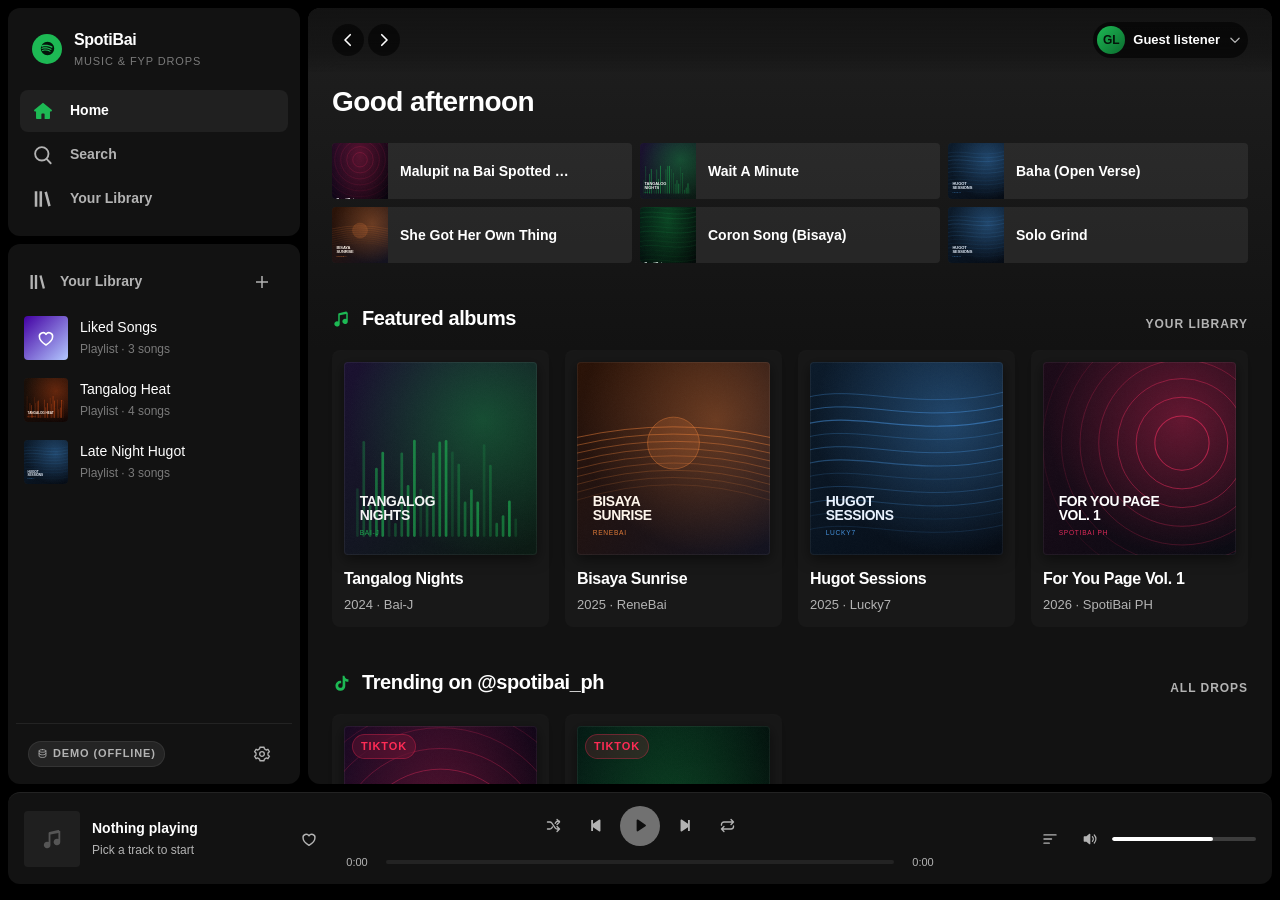
<file: index.html>
<!doctype html>
<html lang="en">
  <head>
    <meta charset="utf-8" />
    <meta name="viewport" content="width=device-width, initial-scale=1" />
    <meta http-equiv="refresh" content="0; url=./spotibai/index.html" />
    <title>SpotiBai</title>
    <script>
      // Keep the application and its assets in /spotibai while allowing the
      // repository root to have a conventional, directly-openable index.html.
      window.location.replace(
        new URL(`./spotibai/index.html${location.search}${location.hash}`, location.href),
      );
    </script>
  </head>
  <body>
    <p>Opening SpotiBai… <a href="./spotibai/index.html">Continue</a></p>
  </body>
</html>
</file>
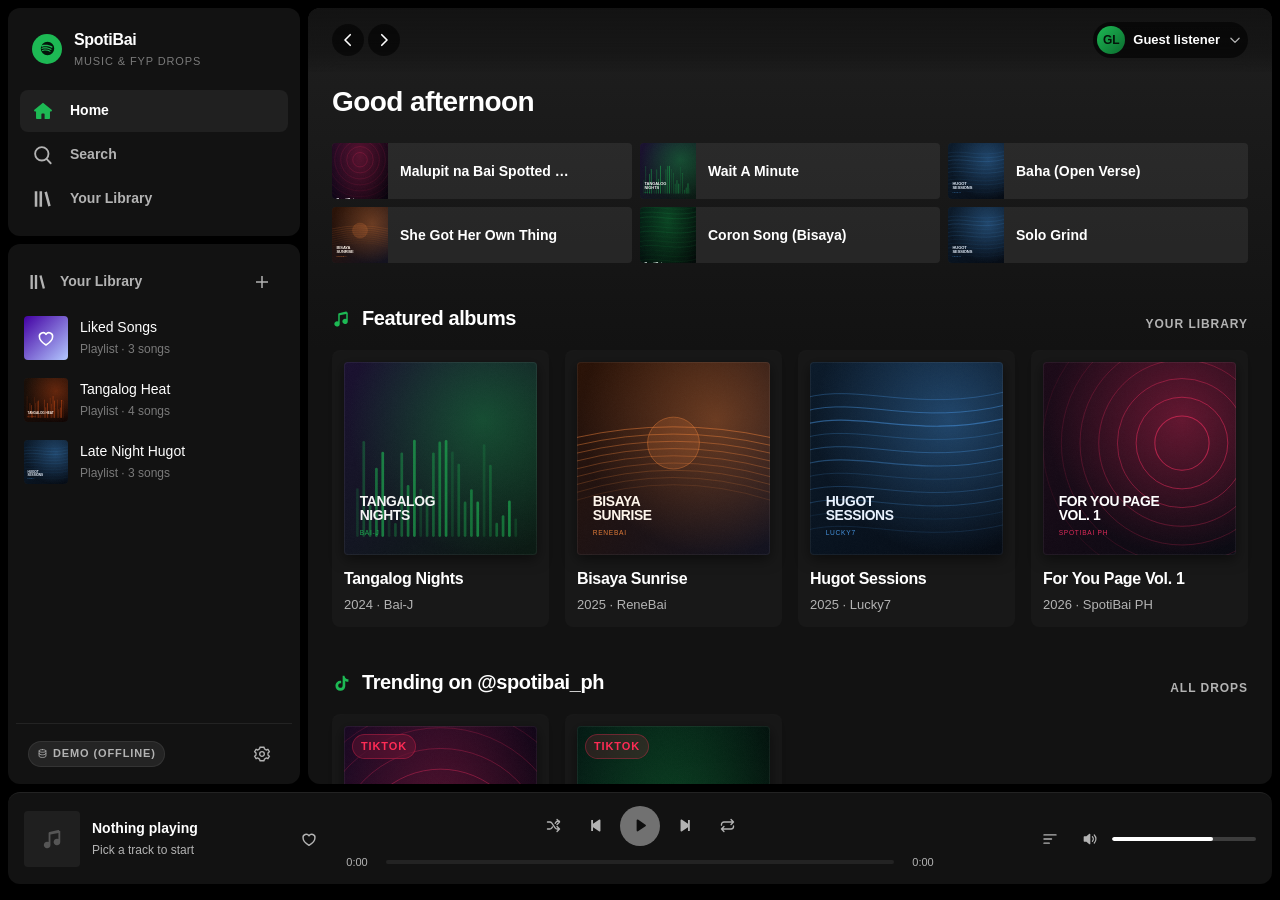
<file: spotibai/index.html>
<!DOCTYPE html>
<html lang="en" data-theme="dark">
<head>
  <meta charset="utf-8" />
  <meta name="viewport" content="width=device-width, initial-scale=1, viewport-fit=cover" />
  <meta name="color-scheme" content="dark" />
  <meta name="theme-color" content="#121212" />
  <title>SpotiBai — music &amp; TikTok drops</title>
  <meta name="description" content="A lightweight Spotify clone with a dual audio + TikTok video engine. Built with vanilla ES modules and Supabase." />

  <link rel="stylesheet" href="./css/tokens.css" />
  <link rel="stylesheet" href="./css/styles.css" />
  <link rel="icon" href="./assets/covers/album-fyp-vol1.svg" type="image/svg+xml" />
</head>
<body>

<!-- ==========================================================================
     ICON SPRITE — one inline source of truth, referenced by <use href="#i-…">
     Keeps the app network-free (no icon fonts, no CDN) and lets JS reuse it.
     ========================================================================== -->
<svg xmlns="http://www.w3.org/2000/svg" class="visually-hidden" aria-hidden="true" focusable="false">
  <defs>
    <symbol id="i-home" viewBox="0 0 24 24"><path fill="currentColor" d="M12 3.1 2.6 10.7a1 1 0 0 0 .64 1.77H4.4v7.1c0 .66.53 1.2 1.18 1.2h4.06a.6.6 0 0 0 .6-.6v-4.4c0-.6.48-1.08 1.08-1.08h1.36c.6 0 1.08.49 1.08 1.08v4.4c0 .33.27.6.6.6h4.06c.65 0 1.18-.54 1.18-1.2v-7.1h1.16a1 1 0 0 0 .64-1.77L12 3.1Z"/></symbol>
    <symbol id="i-search" viewBox="0 0 24 24"><path fill="none" stroke="currentColor" stroke-width="2" stroke-linecap="round" d="M10.7 3.4a7.3 7.3 0 1 0 0 14.6 7.3 7.3 0 0 0 0-14.6Zm4.9 12.6L20.4 21"/></symbol>
    <symbol id="i-library" viewBox="0 0 24 24"><path fill="currentColor" d="M3 3.6h2.8v16.8H3zM8.2 3.6h2.8v16.8H8.2zM13.6 4.6l2.7-.72 4.1 15.5-2.7.72z"/></symbol>
    <symbol id="i-plus" viewBox="0 0 24 24"><path fill="currentColor" d="M11 4h2v7h7v2h-7v7h-2v-7H4v-2h7z"/></symbol>
    <symbol id="i-chev-left" viewBox="0 0 24 24"><path fill="none" stroke="currentColor" stroke-width="2.2" stroke-linecap="round" stroke-linejoin="round" d="M15 5l-7 7 7 7"/></symbol>
    <symbol id="i-chev-right" viewBox="0 0 24 24"><path fill="none" stroke="currentColor" stroke-width="2.2" stroke-linecap="round" stroke-linejoin="round" d="M9 5l7 7-7 7"/></symbol>
    <symbol id="i-chev-down" viewBox="0 0 24 24"><path fill="none" stroke="currentColor" stroke-width="2.2" stroke-linecap="round" stroke-linejoin="round" d="M5 9l7 7 7-7"/></symbol>
    <symbol id="i-play" viewBox="0 0 24 24"><path fill="currentColor" d="M7.5 4.4c0-.9 1-1.5 1.8-1l10 6.8c.8.5.8 1.6 0 2.1l-10 6.8c-.8.5-1.8-.1-1.8-1V4.4Z"/></symbol>
    <symbol id="i-pause" viewBox="0 0 24 24"><path fill="currentColor" d="M6.5 3.8h3.4c.4 0 .7.3.7.7v15c0 .4-.3.7-.7.7H6.5a.7.7 0 0 1-.7-.7v-15c0-.4.3-.7.7-.7Zm7.6 0h3.4c.4 0 .7.3.7.7v15c0 .4-.3.7-.7.7h-3.4a.7.7 0 0 1-.7-.7v-15c0-.4.3-.7.7-.7Z"/></symbol>
    <symbol id="i-next" viewBox="0 0 24 24"><path fill="currentColor" d="M5 4.6c0-.8.9-1.3 1.6-.9l8.9 5.9V4.4h2.6v15.2h-2.6v-5.2l-8.9 5.9c-.7.4-1.6-.1-1.6-.9V4.6Z"/></symbol>
    <symbol id="i-prev" viewBox="0 0 24 24"><path fill="currentColor" d="M19 4.6c0-.8-.9-1.3-1.6-.9L8.5 9.6V4.4H5.9v15.2h2.6v-5.2l8.9 5.9c.7.4 1.6-.1 1.6-.9V4.6Z"/></symbol>
    <symbol id="i-shuffle" viewBox="0 0 24 24"><path fill="none" stroke="currentColor" stroke-width="1.9" stroke-linecap="round" stroke-linejoin="round" d="M17 3.5 20.5 7 17 10.5M17 13.5 20.5 17 17 20.5M3.5 7h3.2c1.2 0 2.3.6 3 1.6l4.6 6.8c.7 1 1.8 1.6 3 1.6h3.2M3.5 17h3.2c1.2 0 2.3-.6 3-1.6l.9-1.3M14.4 8.9l.9-1.3c.7-1 1.8-1.6 3-1.6h2.2"/></symbol>
    <symbol id="i-repeat" viewBox="0 0 24 24"><path fill="none" stroke="currentColor" stroke-width="1.9" stroke-linecap="round" stroke-linejoin="round" d="M17 3.5 20.5 7 17 10.5M3.5 11.5v-1A3.5 3.5 0 0 1 7 7h13.5M7 20.5 3.5 17 7 13.5M20.5 12.5v1a3.5 3.5 0 0 1-3.5 3.5H3.5"/></symbol>
    <symbol id="i-repeat-one" viewBox="0 0 24 24"><path fill="none" stroke="currentColor" stroke-width="1.8" stroke-linecap="round" stroke-linejoin="round" d="M17 3.5 20.5 7 17 10.5M3.5 11.5v-1A3.5 3.5 0 0 1 7 7h13.5M7 20.5 3.5 17 7 13.5M20.5 12.5v1a3.5 3.5 0 0 1-3.5 3.5H3.5"/><text x="12" y="15.4" font-size="7.4" font-weight="700" text-anchor="middle" fill="currentColor" font-family="Inter,Arial,sans-serif">1</text></symbol>
    <symbol id="i-volume-high" viewBox="0 0 24 24"><path fill="currentColor" d="M11 4.3 6.6 8H3.4c-.5 0-.9.4-.9.9v6.2c0 .5.4.9.9.9h3.2l4.4 3.7c.6.5 1.5.1 1.5-.7V5c0-.8-.9-1.2-1.5-.7Z"/><path fill="none" stroke="currentColor" stroke-width="1.8" stroke-linecap="round" d="M15.6 8.6a4.8 4.8 0 0 1 0 6.8M18.4 6a8.5 8.5 0 0 1 0 12"/></symbol>
    <symbol id="i-volume-low" viewBox="0 0 24 24"><path fill="currentColor" d="M11 4.3 6.6 8H3.4c-.5 0-.9.4-.9.9v6.2c0 .5.4.9.9.9h3.2l4.4 3.7c.6.5 1.5.1 1.5-.7V5c0-.8-.9-1.2-1.5-.7Z"/><path fill="none" stroke="currentColor" stroke-width="1.8" stroke-linecap="round" d="M15.6 8.6a4.8 4.8 0 0 1 0 6.8"/></symbol>
    <symbol id="i-volume-mute" viewBox="0 0 24 24"><path fill="currentColor" d="M11 4.3 6.6 8H3.4c-.5 0-.9.4-.9.9v6.2c0 .5.4.9.9.9h3.2l4.4 3.7c.6.5 1.5.1 1.5-.7V5c0-.8-.9-1.2-1.5-.7Z"/><path fill="none" stroke="currentColor" stroke-width="1.9" stroke-linecap="round" d="m15.5 9.5 5 5M20.5 9.5l-5 5"/></symbol>
    <symbol id="i-heart" viewBox="0 0 24 24"><path fill="none" stroke="currentColor" stroke-width="1.9" stroke-linejoin="round" d="M12 20.4s-7.9-4.7-7.9-9.8A4.3 4.3 0 0 1 12 7.7a4.3 4.3 0 0 1 7.9 2.9c0 5.1-7.9 9.8-7.9 9.8Z"/></symbol>
    <symbol id="i-more" viewBox="0 0 24 24"><path fill="currentColor" d="M5.4 10.4a1.6 1.6 0 1 0 0 3.2 1.6 1.6 0 0 0 0-3.2Zm6.6 0a1.6 1.6 0 1 0 0 3.2 1.6 1.6 0 0 0 0-3.2Zm6.6 0a1.6 1.6 0 1 0 0 3.2 1.6 1.6 0 0 0 0-3.2Z"/></symbol>
    <symbol id="i-close" viewBox="0 0 24 24"><path fill="none" stroke="currentColor" stroke-width="2" stroke-linecap="round" d="m6 6 12 12M18 6 6 18"/></symbol>
    <symbol id="i-expand" viewBox="0 0 24 24"><path fill="none" stroke="currentColor" stroke-width="2" stroke-linecap="round" stroke-linejoin="round" d="M9 4H4v5M15 4h5v5M15 20h5v-5M9 20H4v-5"/></symbol>
    <symbol id="i-collapse" viewBox="0 0 24 24"><path fill="none" stroke="currentColor" stroke-width="2" stroke-linecap="round" stroke-linejoin="round" d="M4 9h5V4M20 9h-5V4M20 15h-5v5M4 15h5v5"/></symbol>
    <symbol id="i-external" viewBox="0 0 24 24"><path fill="none" stroke="currentColor" stroke-width="1.9" stroke-linecap="round" stroke-linejoin="round" d="M14 4h6v6M20 4l-8.5 8.5M18 14v5a1 1 0 0 1-1 1H5a1 1 0 0 1-1-1V7a1 1 0 0 1 1-1h5"/></symbol>
    <symbol id="i-music" viewBox="0 0 24 24"><path fill="currentColor" d="M20 3.2c0-.7-.6-1.2-1.3-1.1L9.3 4.3c-.6.1-1 .6-1 1.2v9.8a3.6 3.6 0 1 0 2 3.2V7.1l8.7-1.7v6.6a3.6 3.6 0 1 0 2 3.2V3.2Z"/></symbol>
    <symbol id="i-clock" viewBox="0 0 24 24"><path fill="none" stroke="currentColor" stroke-width="1.9" stroke-linecap="round" stroke-linejoin="round" d="M12 3.5a8.5 8.5 0 1 0 0 17 8.5 8.5 0 0 0 0-17Zm0 4v4.8l3.2 1.9"/></symbol>
    <symbol id="i-video" viewBox="0 0 24 24"><path fill="currentColor" d="M4.5 5.4h11a1.6 1.6 0 0 1 1.6 1.6v2.4l3.5-2.2c.5-.3 1.1 0 1.1.6v8.4c0 .6-.6.9-1.1.6l-3.5-2.2V17a1.6 1.6 0 0 1-1.6 1.6h-11A1.6 1.6 0 0 1 2.9 17V7c0-.9.7-1.6 1.6-1.6Z"/></symbol>
    <symbol id="i-bookmark" viewBox="0 0 24 24"><path fill="none" stroke="currentColor" stroke-width="1.9" stroke-linejoin="round" d="M6.5 4.2h11a.8.8 0 0 1 .8.8v15l-6.3-4.3-6.3 4.3V5a.8.8 0 0 1 .8-.8Z"/></symbol>
    <symbol id="i-comment" viewBox="0 0 24 24"><path fill="none" stroke="currentColor" stroke-width="1.9" stroke-linejoin="round" d="M20.5 12c0 4.1-3.8 7.4-8.5 7.4a10 10 0 0 1-2.9-.4L4 20.5l1.3-3.6A7 7 0 0 1 3.5 12c0-4.1 3.8-7.4 8.5-7.4s8.5 3.3 8.5 7.4Z"/></symbol>
    <symbol id="i-share" viewBox="0 0 24 24"><path fill="none" stroke="currentColor" stroke-width="1.9" stroke-linecap="round" stroke-linejoin="round" d="M13.5 5.5 20 11l-6.5 5.5v-3.4c-4.2 0-7 1.8-8.5 4.4.3-5.8 3.4-9.6 8.5-10V5.5Z"/></symbol>
    <symbol id="i-check" viewBox="0 0 24 24"><path fill="none" stroke="currentColor" stroke-width="2.2" stroke-linecap="round" stroke-linejoin="round" d="m5 12.8 4.4 4.4L19 6.6"/></symbol>
    <symbol id="i-info" viewBox="0 0 24 24"><path fill="none" stroke="currentColor" stroke-width="1.9" stroke-linecap="round" stroke-linejoin="round" d="M12 3.5a8.5 8.5 0 1 0 0 17 8.5 8.5 0 0 0 0-17Zm0 4.1v.1m0 3.4v5"/></symbol>
    <symbol id="i-user" viewBox="0 0 24 24"><path fill="currentColor" d="M12 3.5a4.4 4.4 0 1 0 0 8.8 4.4 4.4 0 0 0 0-8.8Zm0 10.6c-4.2 0-7.6 2.3-7.6 5.2 0 .7.6 1.2 1.2 1.2h12.8c.7 0 1.2-.5 1.2-1.2 0-2.9-3.4-5.2-7.6-5.2Z"/></symbol>
    <symbol id="i-log-out" viewBox="0 0 24 24"><path fill="none" stroke="currentColor" stroke-width="1.9" stroke-linecap="round" stroke-linejoin="round" d="M9.5 4H5.8A1.8 1.8 0 0 0 4 5.8v12.4A1.8 1.8 0 0 0 5.8 20h3.7M14 8.5 17.5 12 14 15.5M17 12H9"/></symbol>
    <symbol id="i-settings" viewBox="0 0 24 24"><path fill="none" stroke="currentColor" stroke-width="1.8" stroke-linecap="round" stroke-linejoin="round" d="M12 8.9a3.1 3.1 0 1 0 0 6.2 3.1 3.1 0 0 0 0-6.2Zm8 3.1c0-.5 0-1-.1-1.4l2-1.5-2-3.4-2.3 1a8 8 0 0 0-2.4-1.4L14.8 3H9.2l-.4 2.3A8 8 0 0 0 6.4 6.7l-2.3-1-2 3.4 2 1.5A8.6 8.6 0 0 0 4 12c0 .5 0 1 .1 1.4l-2 1.5 2 3.4 2.3-1a8 8 0 0 0 2.4 1.4l.4 2.3h5.6l.4-2.3a8 8 0 0 0 2.4-1.4l2.3 1 2-3.4-2-1.5c.1-.4.1-.9.1-1.4Z"/></symbol>
    <symbol id="i-database" viewBox="0 0 24 24"><path fill="none" stroke="currentColor" stroke-width="1.8" stroke-linecap="round" d="M12 3.5c-4.1 0-7.5 1.3-7.5 2.9S7.9 9.3 12 9.3s7.5-1.3 7.5-2.9S16.1 3.5 12 3.5Zm7.5 2.9v11.3c0 1.6-3.4 2.9-7.5 2.9s-7.5-1.3-7.5-2.9V6.4m15 5.6c0 1.6-3.4 2.9-7.5 2.9s-7.5-1.3-7.5-2.9"/></symbol>
    <symbol id="i-trash" viewBox="0 0 24 24"><path fill="none" stroke="currentColor" stroke-width="1.8" stroke-linecap="round" stroke-linejoin="round" d="M4.5 7h15M9 7V4.8h6V7m-8 0 .9 12.2c0 .6.5 1 1.1 1h6c.6 0 1.1-.4 1.1-1L17 7"/></symbol>
    <symbol id="i-queue" viewBox="0 0 24 24"><path fill="none" stroke="currentColor" stroke-width="1.9" stroke-linecap="round" d="M4 6.5h16M4 12h10M4 17.5h7"/></symbol>
    <symbol id="i-spotibai" viewBox="0 0 24 24"><path fill="currentColor" d="M12 2.5a9.5 9.5 0 1 0 0 19 9.5 9.5 0 0 0 0-19Zm4.3 13.8a.7.7 0 0 1-1 .2c-2.7-1.6-6.1-2-10.1-1.1a.7.7 0 1 1-.3-1.3c4.4-1 8.2-.6 11.2 1.3.4.2.5.6.2.9Zm1.2-2.7a.9.9 0 0 1-1.2.3c-3.1-1.9-7.8-2.5-11.5-1.4a.9.9 0 1 1-.5-1.7c4.2-1.2 9.4-.6 12.9 1.6.4.2.5.8.3 1.2Zm.1-2.8C13.9 8.6 8 8.4 4.7 9.4a1 1 0 1 1-.6-2C8 6.2 14.5 6.5 18.7 9a1 1 0 0 1-1 1.8Z"/></symbol>
    <symbol id="i-tiktok" viewBox="0 0 24 24"><path fill="currentColor" d="M16.6 2.3c.3 1.9 1.4 3.5 3.1 4.3.7.3 1.4.5 2.2.5v3.3a8.7 8.7 0 0 1-4.2-1.2v6.4c0 1.9-.6 3.6-1.9 4.9a6.3 6.3 0 0 1-4.7 1.9 6.2 6.2 0 0 1-4.6-1.9 6.4 6.4 0 0 1-1.9-4.7c0-1.9.7-3.5 2-4.8a6.3 6.3 0 0 1 4.7-1.9c.3 0 .6 0 .9.1v3.4c-.3-.1-.6-.2-.9-.2a3 3 0 1 0 2.1 5.1c.6-.6.8-1.4.8-2.4V2.3h2.4Z"/></symbol>
  </defs>
</svg>

<div class="app" id="app">

  <!-- ======================= SIDEBAR ======================= -->
  <aside class="sidebar" id="sidebar" data-open="false" aria-label="Primary navigation">
    <div class="sidebar__panel">
      <a class="brand" href="#/home" aria-label="SpotiBai home">
        <span class="brand__mark"><svg aria-hidden="true"><use href="#i-spotibai" /></svg></span>
        <span class="brand__text">
          SpotiBai
          <small>music &amp; fyp drops</small>
        </span>
      </a>

      <nav class="nav" aria-label="Sections">
        <a class="nav__item" href="#/home" data-nav="home">
          <svg aria-hidden="true"><use href="#i-home" /></svg><span>Home</span>
        </a>
        <a class="nav__item" href="#/search" data-nav="search">
          <svg aria-hidden="true"><use href="#i-search" /></svg><span>Search</span>
        </a>
        <a class="nav__item" href="#/library" data-nav="library">
          <svg aria-hidden="true"><use href="#i-library" /></svg><span>Your Library</span>
        </a>
      </nav>
    </div>

    <div class="sidebar__panel sidebar__panel--library">
      <div class="library__head">
        <span class="library__title">
          <svg aria-hidden="true"><use href="#i-library" /></svg>
          <span class="library__row-text">Your Library</span>
        </span>
        <button class="icon-btn" type="button" data-action="create-playlist"
                title="Create playlist" aria-label="Create playlist">
          <svg aria-hidden="true"><use href="#i-plus" /></svg>
        </button>
      </div>

      <div class="library__list" id="libraryList" aria-live="polite"></div>

      <div class="sidebar__foot">
        <button class="badge badge--demo" type="button" data-action="open-source"
                id="sourceBadge" title="Data source — click to configure">
          <svg style="width:11px;height:11px" aria-hidden="true"><use href="#i-database" /></svg>
          <span id="sourceBadgeText">Demo data</span>
        </button>
        <button class="icon-btn" type="button" data-action="open-source"
                title="Connection settings" aria-label="Connection settings">
          <svg aria-hidden="true"><use href="#i-settings" /></svg>
        </button>
      </div>
    </div>
  </aside>

  <!-- ======================= MAIN ======================= -->
  <main class="main" id="main">
    <header class="topbar">
      <button class="icon-btn menu-toggle" type="button" id="menuToggle"
              aria-label="Open navigation" aria-controls="sidebar" aria-expanded="false">
        <svg aria-hidden="true"><use href="#i-queue" /></svg>
      </button>

      <div class="topbar__history">
        <button class="icon-btn" type="button" data-action="history-back" aria-label="Go back">
          <svg aria-hidden="true"><use href="#i-chev-left" /></svg>
        </button>
        <button class="icon-btn" type="button" data-action="history-forward" aria-label="Go forward">
          <svg aria-hidden="true"><use href="#i-chev-right" /></svg>
        </button>
      </div>

      <div class="topbar__spacer"></div>

      <div class="user-menu" id="userMenu">
        <button class="user-pill" type="button" data-action="toggle-user-menu"
                aria-haspopup="menu" aria-expanded="false" aria-controls="userMenuList">
          <span class="user-pill__avatar" id="userAvatar" aria-hidden="true">SB</span>
          <span class="user-pill__name" id="userName">Guest listener</span>
          <svg aria-hidden="true"><use href="#i-chev-down" /></svg>
        </button>

        <div class="menu" id="userMenuList" role="menu" data-open="false">
          <p class="menu__label" id="menuAccountLabel">Not signed in</p>
          <button class="menu__item" type="button" role="menuitem" data-action="open-auth">
            <svg aria-hidden="true"><use href="#i-user" /></svg><span>Sign in / Sign up</span>
          </button>
          <button class="menu__item" type="button" role="menuitem" data-action="open-source">
            <svg aria-hidden="true"><use href="#i-database" /></svg><span>Connection settings</span>
          </button>
          <div class="menu__sep"></div>
          <button class="menu__item" type="button" role="menuitem" data-action="toggle-video-panel">
            <svg aria-hidden="true"><use href="#i-tiktok" /></svg><span>Toggle video panel</span>
          </button>
          <button class="menu__item" type="button" role="menuitem" data-action="sign-out" hidden id="signOutItem">
            <svg aria-hidden="true"><use href="#i-log-out" /></svg><span>Sign out</span>
          </button>
        </div>
      </div>
    </header>

    <!-- Dynamic view viewport. Views are rendered by js/ui/views.js -->
    <div class="view" id="viewRoot" tabindex="-1"></div>
  </main>

  <!-- ======================= PLAYER BAR ======================= -->
  <footer class="player" id="playerBar" aria-label="Media player">
    <!-- Now playing -->
    <div class="player__now">
      <div class="player__art-wrap player__art-wrap--empty" id="playerArtWrap">
        <svg aria-hidden="true"><use href="#i-music" /></svg>
        <img class="player__art" id="playerArt" alt="" hidden />
      </div>
      <div class="player__text">
        <span class="player__title" id="playerTitle">Nothing playing</span>
        <a class="player__artist" id="playerArtist" href="#/home">Pick a track to start</a>
      </div>
      <button class="icon-btn player__like" type="button" data-action="like-current"
              aria-label="Save to Liked Songs" aria-pressed="false">
        <svg aria-hidden="true"><use href="#i-heart" /></svg>
      </button>
    </div>

    <!-- Transport -->
    <div class="player__center">
      <div class="player__controls">
        <button class="icon-btn" type="button" data-ctl="shuffle"
                aria-label="Enable shuffle" aria-pressed="false" title="Shuffle">
          <svg aria-hidden="true"><use href="#i-shuffle" /></svg>
        </button>
        <button class="icon-btn" type="button" data-ctl="prev" aria-label="Previous track" title="Previous">
          <svg aria-hidden="true"><use href="#i-prev" /></svg>
        </button>
        <button class="player__toggle" type="button" data-ctl="toggle"
                aria-label="Play" id="playToggle">
          <svg aria-hidden="true"><use href="#i-play" /></svg>
        </button>
        <button class="icon-btn" type="button" data-ctl="next" aria-label="Next track" title="Next">
          <svg aria-hidden="true"><use href="#i-next" /></svg>
        </button>
        <button class="icon-btn" type="button" data-ctl="repeat"
                aria-label="Enable repeat" aria-pressed="false" title="Repeat">
          <svg aria-hidden="true"><use href="#i-repeat" /></svg>
        </button>
      </div>

      <div class="player__timeline">
        <span class="player__time" id="timeElapsed">0:00</span>

        <!-- Scrubbable timeline. Progress is exposed as the --pct custom prop. -->
        <div class="scrub is-disabled" id="scrub" role="slider" tabindex="0"
             aria-label="Seek" aria-valuemin="0" aria-valuemax="100" aria-valuenow="0"
             aria-valuetext="0:00 of 0:00">
          <div class="scrub__track">
            <div class="scrub__buffered" id="scrubBuffered"></div>
            <div class="scrub__fill" id="scrubFill"></div>
          </div>
          <div class="scrub__knob"></div>
        </div>

        <span class="player__time" id="timeTotal">0:00</span>
      </div>
    </div>

    <!-- Right cluster -->
    <div class="player__side">
      <button class="player__source" type="button" data-action="toggle-video-panel"
              id="sourceIndicator" title="Open the TikTok video panel" hidden>
        <svg style="width:12px;height:12px" aria-hidden="true"><use href="#i-tiktok" /></svg>
        <span>Video</span>
      </button>

      <button class="icon-btn" type="button" data-action="toggle-queue" aria-label="Play queue" title="Queue">
        <svg aria-hidden="true"><use href="#i-queue" /></svg>
      </button>

      <div class="volume" id="volumeBox">
        <button class="icon-btn" type="button" data-ctl="mute" aria-label="Mute" aria-pressed="false" id="muteBtn">
          <svg aria-hidden="true"><use href="#i-volume-high" /></svg>
        </button>
        <div class="scrub" id="volumeScrub" role="slider" tabindex="0"
             aria-label="Volume" aria-valuemin="0" aria-valuemax="100" aria-valuenow="70">
          <div class="scrub__track">
            <div class="scrub__fill" id="volumeFill"></div>
          </div>
          <div class="scrub__knob"></div>
        </div>
      </div>
    </div>
  </footer>

  <!-- ======================= TIKTOK VIDEO PANEL ======================= -->
  <aside class="video-panel" id="videoPanel" data-open="false" data-expanded="false"
         aria-label="TikTok video player" aria-hidden="true">
    <div class="video-panel__head">
      <div class="video-panel__author">
        <img class="video-panel__avatar" id="videoAvatar" alt="" src="./assets/covers/artist-spotibai.svg" />
        <div style="min-width:0">
          <div class="video-panel__handle" id="videoHandle">@spotibai_ph</div>
          <div class="video-panel__posted" id="videoPosted">—</div>
        </div>
      </div>
      <div class="spacer"></div>
      <button class="icon-btn" type="button" data-action="toggle-video-expand" aria-label="Expand video panel">
        <svg aria-hidden="true"><use href="#i-expand" /></svg>
      </button>
      <button class="icon-btn" type="button" data-action="close-video" aria-label="Close video panel">
        <svg aria-hidden="true"><use href="#i-close" /></svg>
      </button>
    </div>

    <div class="video-panel__stage" id="videoStage">
      <img class="video-panel__poster" id="videoPoster" alt="" hidden />
      <!-- Mount point: the media engine injects <video> or <iframe> here -->
      <div id="videoMount" style="position:absolute;inset:0"></div>

      <div class="video-rail" id="videoRail">
        <button class="video-rail__item" type="button" data-action="like-current" aria-label="Like video">
          <svg aria-hidden="true"><use href="#i-heart" /></svg>
          <span id="videoLikes">0</span>
        </button>
        <span class="video-rail__item">
          <svg aria-hidden="true"><use href="#i-comment" /></svg>
          <span id="videoComments">0</span>
        </span>
        <span class="video-rail__item">
          <svg aria-hidden="true"><use href="#i-share" /></svg>
          <span id="videoShares">0</span>
        </span>
        <a class="video-rail__item" id="videoOpenLink" href="#" target="_blank" rel="noopener noreferrer"
           aria-label="Open on TikTok">
          <svg aria-hidden="true"><use href="#i-external" /></svg>
          <span>TikTok</span>
        </a>
      </div>

      <div class="video-panel__fallback" id="videoFallback" hidden>
        <svg style="width:34px;height:34px" aria-hidden="true"><use href="#i-tiktok" /></svg>
        <p>The embedded TikTok player can’t load here (offline preview or blocked embed).<br />
           Playback continues from the track’s audio bed.</p>
        <button class="btn btn--sm btn--accent" type="button" id="videoLoadEmbed" data-action="load-embed">
          Load TikTok player
        </button>
        <a class="btn btn--sm" id="videoFallbackLink" href="#" target="_blank" rel="noopener noreferrer">
          <svg style="width:14px;height:14px" aria-hidden="true"><use href="#i-external" /></svg>
          Open on TikTok
        </a>
      </div>
    </div>

    <div class="video-panel__body">
      <p class="video-panel__caption" id="videoCaption">—</p>
      <div class="video-panel__tags" id="videoTags"></div>
      <div class="video-panel__foot">
        <span class="video-panel__note">
          <svg aria-hidden="true"><use href="#i-info" /></svg>
          <span id="videoNote">TikTok-sourced track</span>
        </span>
        <button class="btn btn--sm btn--ghost" type="button" data-action="close-video">Minimize</button>
      </div>
    </div>
  </aside>

  <!-- Drawer scrim (mobile) -->
  <div class="scrim" id="scrim" hidden></div>

  <!-- Modal + toast mount points -->
  <div id="modalRoot"></div>
  <div class="toast-stack" id="toastStack" role="status" aria-live="polite"></div>
</div>

<!-- ==========================================================================
     MEDIA ELEMENTS
     A single HTMLAudioElement instance is created in JS (js/audioPlayer.js) so
     it can be reused across track changes without re-binding listeners. The
     <video> element is created on demand by the same module for TikTok / mp4
     sources. Declaring the tag here keeps the DOM contract explicit.
     ========================================================================== -->
<audio id="audioEl" preload="metadata"></audio>

<noscript>
  <div style="padding:24px;color:#fff;font-family:system-ui">
    SpotiBai needs JavaScript enabled — it renders client-side.
  </div>
</noscript>

<script type="module" src="./js/app.js"></script>
</body>
</html>
</file>
<file: spotibai/css/tokens.css>
/* ==========================================================================
   tokens.css — SpotiBai design tokens
   Single source of truth for colour, type, spacing, motion and elevation.
   Every component rule in styles.css consumes only these variables.
   ========================================================================== */

:root {
  /* ---- Brand & surfaces ------------------------------------------------ */
  --bg-base:        #121212;   /* app canvas (Spotify dark)            */
  --bg-base-deep:   #000000;   /* sidebar / chrome                     */
  --bg-surface:     #181818;   /* cards, raised panels                 */
  --bg-surface-2:   #1f1f1f;   /* hovered cards, inputs                */
  --bg-surface-3:   #2a2a2a;   /* active states, track row hover       */
  --bg-elevated:    #242424;   /* menus, modals                        */
  --bg-tint:        #1a1a1a;

  /* ---- Accent ---------------------------------------------------------- */
  --accent:         #1DB954;   /* Spotify green                        */
  --accent-bright:  #1ed760;
  --accent-press:   #169c46;
  --accent-ink:     #04140a;   /* text on accent fill                  */
  --accent-soft:    rgba(29, 185, 84, 0.14);
  --accent-ring:    rgba(29, 185, 84, 0.42);

  /* ---- TikTok source accent ------------------------------------------- */
  --tiktok:         #FE2C55;
  --tiktok-2:       #25F4EE;
  --tiktok-soft:    rgba(254, 44, 85, 0.14);

  /* ---- Typography ------------------------------------------------------ */
  --text-primary:   #FFFFFF;
  --text-secondary: #B3B3B3;
  --text-muted:     #7a7a7a;
  --text-faint:     #565656;
  --text-inverse:   #0a0a0a;

  /* ---- Zinc-ish neutral borders --------------------------------------- */
  --border-subtle:  rgba(255, 255, 255, 0.07);
  --border-default: rgba(255, 255, 255, 0.12);
  --border-strong:  rgba(255, 255, 255, 0.22);

  /* ---- Type scale ------------------------------------------------------ */
  --font-sans: "Inter", -apple-system, BlinkMacSystemFont, "Segoe UI",
               "Helvetica Neue", Arial, sans-serif;
  --font-mono: "SF Mono", ui-monospace, "JetBrains Mono", Menlo, Consolas, monospace;

  --fs-2xs:  0.6875rem;  /* 11px  — meta, table headers  */
  --fs-xs:   0.75rem;    /* 12px  — captions             */
  --fs-sm:   0.8125rem;  /* 13px  — nav, secondary       */
  --fs-base: 0.875rem;   /* 14px  — body                 */
  --fs-md:   1rem;       /* 16px  — track titles         */
  --fs-lg:   1.25rem;    /* 20px  — section headers      */
  --fs-xl:   1.75rem;    /* 28px  — view titles          */
  --fs-2xl:  2.5rem;     /* 40px  — hero                 */
  --fs-3xl:  clamp(2rem, 5vw, 3.5rem);  /* album/playlist hero */

  --fw-regular: 400;
  --fw-medium:  500;
  --fw-semibold: 600;
  --fw-bold:    700;
  --fw-black:   800;

  --lh-tight: 1.15;
  --lh-snug:  1.35;
  --lh-normal: 1.55;

  --tracking-wide: 0.08em;
  --tracking-wider: 0.16em;
  --tracking-tight: -0.02em;

  /* ---- Spacing (4px base grid) ---------------------------------------- */
  --sp-1: 4px;
  --sp-2: 8px;
  --sp-3: 12px;
  --sp-4: 16px;
  --sp-5: 20px;
  --sp-6: 24px;
  --sp-7: 32px;
  --sp-8: 40px;
  --sp-9: 48px;
  --sp-10: 64px;

  /* ---- Radii ----------------------------------------------------------- */
  --r-xs: 2px;
  --r-sm: 4px;
  --r-md: 8px;
  --r-lg: 12px;
  --r-xl: 16px;
  --r-2xl: 24px;
  --r-pill: 999px;
  --r-circle: 50%;

  /* ---- Elevation ------------------------------------------------------- */
  --shadow-sm:  0 1px 3px rgba(0, 0, 0, 0.4);
  --shadow-md:  0 4px 14px rgba(0, 0, 0, 0.5);
  --shadow-lg:  0 12px 40px rgba(0, 0, 0, 0.65);
  --shadow-xl:  0 24px 70px rgba(0, 0, 0, 0.8);
  --shadow-accent: 0 8px 24px rgba(29, 185, 84, 0.32);

  /* ---- Motion ---------------------------------------------------------- */
  --ease-out:   cubic-bezier(0.22, 1, 0.36, 1);
  --ease-in-out: cubic-bezier(0.65, 0, 0.35, 1);
  --dur-fast:   120ms;
  --dur-base:   200ms;
  --dur-slow:   320ms;
  --dur-slower: 520ms;

  /* ---- Layout metrics -------------------------------------------------- */
  --sidebar-w:      292px;
  --sidebar-w-mini: 84px;
  --player-h:       92px;
  --gutter:         8px;
  --content-max:    1500px;
  --topbar-h:       64px;

  /* ---- Z-index ladder -------------------------------------------------- */
  --z-base: 1;
  --z-sticky: 100;
  --z-player: 200;
  --z-video-panel: 300;
  --z-drawer: 400;
  --z-modal: 500;
  --z-toast: 600;
}

/* Motion + contrast preferences ------------------------------------------- */
@media (prefers-reduced-motion: reduce) {
  :root {
    --dur-fast: 1ms;
    --dur-base: 1ms;
    --dur-slow: 1ms;
    --dur-slower: 1ms;
  }
}
</file>
<file: spotibai/css/styles.css>
/* ==========================================================================
   styles.css — SpotiBai application shell + components
   Depends on: css/tokens.css
   Sections:
     01 Reset & base        06 Cards & shelves     11 Player bar
     02 Layout shell        07 Track list          12 TikTok video panel
     03 Buttons & inputs    08 Hero views          13 Modals & toasts
     04 Sidebar             09 States (empty/load) 14 Responsive
     05 Topbar              10 Scrubbers & volume
   ========================================================================== */

/* ==========================================================================
   01 — RESET & BASE
   ========================================================================== */
*,
*::before,
*::after { box-sizing: border-box; }

html, body { height: 100%; }

body {
  margin: 0;
  background: var(--bg-base-deep);
  color: var(--text-primary);
  font-family: var(--font-sans);
  font-size: var(--fs-base);
  line-height: var(--lh-normal);
  -webkit-font-smoothing: antialiased;
  -moz-osx-font-smoothing: grayscale;
  overflow: hidden;
}

h1, h2, h3, h4, p, figure { margin: 0; }

/* The media element is driven entirely from JS — never show native chrome. */
audio { display: none; }

/* Author `display` rules outrank the UA [hidden] rule, so enforce it. */
[hidden] { display: none !important; }
ul, ol { margin: 0; padding: 0; list-style: none; }
img, svg { display: block; max-width: 100%; }
button { font: inherit; color: inherit; background: none; border: none; cursor: pointer; }
a { color: inherit; text-decoration: none; }
input { font: inherit; }

:focus-visible {
  outline: 2px solid var(--accent);
  outline-offset: 2px;
  border-radius: var(--r-sm);
}

::selection { background: var(--accent-soft); color: var(--text-primary); }

/* Custom scrollbars ------------------------------------------------------- */
* {
  scrollbar-width: thin;
  scrollbar-color: rgba(255, 255, 255, 0.18) transparent;
}
*::-webkit-scrollbar { width: 12px; height: 12px; }
*::-webkit-scrollbar-track { background: transparent; }
*::-webkit-scrollbar-thumb {
  background: rgba(255, 255, 255, 0.16);
  border: 3px solid transparent;
  border-radius: var(--r-pill);
  background-clip: content-box;
}
*::-webkit-scrollbar-thumb:hover { background: rgba(255, 255, 255, 0.32); background-clip: content-box; }

.visually-hidden {
  position: absolute; width: 1px; height: 1px; padding: 0; margin: -1px;
  overflow: hidden; clip: rect(0 0 0 0); white-space: nowrap; border: 0;
}

/* ==========================================================================
   02 — LAYOUT SHELL
   ========================================================================== */
.app {
  display: grid;
  grid-template-columns: var(--sidebar-w) minmax(0, 1fr);
  grid-template-rows: minmax(0, 1fr) auto;
  gap: var(--gutter);
  padding: var(--gutter);
  height: 100dvh;
  background: var(--bg-base-deep);
}

.sidebar {
  grid-column: 1;
  grid-row: 1;
  min-height: 0;
  display: flex;
  flex-direction: column;
  gap: var(--sp-2);
  transition: transform var(--dur-slow) var(--ease-out);
}

.main {
  grid-column: 2;
  grid-row: 1;
  min-width: 0;
  min-height: 0;
  position: relative;
  display: flex;
  flex-direction: column;
  border-radius: var(--r-lg);
  background: linear-gradient(180deg, #1f1f1f 0%, var(--bg-base) 340px);
  overflow: hidden;
}

.player {
  grid-column: 1 / -1;
  grid-row: 2;
}

/* ==========================================================================
   03 — BUTTONS, PILLS & INPUTS
   ========================================================================== */
.btn {
  display: inline-flex;
  align-items: center;
  justify-content: center;
  gap: var(--sp-2);
  padding: 10px 20px;
  border-radius: var(--r-pill);
  font-size: var(--fs-base);
  font-weight: var(--fw-semibold);
  letter-spacing: 0.01em;
  color: var(--text-primary);
  background: transparent;
  border: 1px solid var(--border-default);
  transition: background var(--dur-fast) var(--ease-out),
              border-color var(--dur-fast) var(--ease-out),
              transform var(--dur-fast) var(--ease-out),
              color var(--dur-fast) var(--ease-out);
  white-space: nowrap;
}
.btn:hover { border-color: var(--border-strong); transform: scale(1.02); }
.btn:active { transform: scale(0.98); }

.btn--accent {
  background: var(--accent);
  border-color: transparent;
  color: var(--accent-ink);
  font-weight: var(--fw-bold);
}
.btn--accent:hover { background: var(--accent-bright); box-shadow: var(--shadow-accent); }

.btn--ghost { border-color: transparent; color: var(--text-secondary); }
.btn--ghost:hover { color: var(--text-primary); background: rgba(255, 255, 255, 0.06); border-color: transparent; }

.btn--sm { padding: 7px 14px; font-size: var(--fs-xs); }
.btn--block { width: 100%; }

.icon-btn {
  display: inline-flex;
  align-items: center;
  justify-content: center;
  width: 36px;
  height: 36px;
  border-radius: var(--r-circle);
  color: var(--text-secondary);
  transition: color var(--dur-fast) var(--ease-out),
              background var(--dur-fast) var(--ease-out),
              transform var(--dur-fast) var(--ease-out);
}
.icon-btn:hover { color: var(--text-primary); background: rgba(255, 255, 255, 0.08); }
.icon-btn:active { transform: scale(0.92); }
.icon-btn[disabled] { opacity: 0.35; cursor: not-allowed; }
.icon-btn.is-active { color: var(--accent); }
.icon-btn svg { width: 18px; height: 18px; }

/* Play / pause toggle — shared by cards, player, hero -------------------- */
.play-fab {
  display: inline-flex;
  align-items: center;
  justify-content: center;
  width: 48px;
  height: 48px;
  border-radius: var(--r-circle);
  background: var(--accent);
  color: var(--accent-ink);
  box-shadow: var(--shadow-md);
  transform: translateY(6px) scale(0.96);
  opacity: 0;
  transition: opacity var(--dur-base) var(--ease-out),
              transform var(--dur-base) var(--ease-out),
              background var(--dur-fast) var(--ease-out);
}
.play-fab:hover { background: var(--accent-bright); transform: translateY(4px) scale(1.06); }
.play-fab svg { width: 20px; height: 20px; }
.play-fab.is-visible { opacity: 1; transform: translateY(4px) scale(1); }

.chip {
  display: inline-flex;
  align-items: center;
  gap: 6px;
  padding: 7px 14px;
  border-radius: var(--r-pill);
  background: var(--bg-surface-2);
  color: var(--text-primary);
  font-size: var(--fs-sm);
  font-weight: var(--fw-medium);
  border: 1px solid transparent;
  transition: background var(--dur-fast) var(--ease-out), color var(--dur-fast) var(--ease-out);
}
.chip:hover { background: var(--bg-surface-3); }
.chip.is-active { background: var(--text-primary); color: var(--text-inverse); }

.search-field {
  position: relative;
  display: flex;
  align-items: center;
  width: min(420px, 100%);
}
.search-field svg {
  position: absolute; left: 14px; width: 18px; height: 18px;
  color: var(--text-secondary); pointer-events: none;
}
.search-field input {
  width: 100%;
  padding: 12px 16px 12px 44px;
  border-radius: var(--r-pill);
  border: 1px solid transparent;
  background: var(--bg-surface-2);
  color: var(--text-primary);
  font-size: var(--fs-base);
  transition: background var(--dur-fast) var(--ease-out), border-color var(--dur-fast) var(--ease-out);
}
.search-field input::placeholder { color: var(--text-muted); }
.search-field input:hover { background: var(--bg-surface-3); }
.search-field input:focus {
  outline: none;
  background: var(--bg-surface-3);
  border-color: var(--border-strong);
}

.badge {
  display: inline-flex;
  align-items: center;
  gap: 5px;
  padding: 3px 8px;
  border-radius: var(--r-pill);
  font-size: var(--fs-2xs);
  font-weight: var(--fw-bold);
  letter-spacing: var(--tracking-wide);
  text-transform: uppercase;
}
.badge--tiktok {
  background: var(--tiktok-soft);
  color: var(--tiktok);
  border: 1px solid rgba(254, 44, 85, 0.32);
}
.badge--demo {
  background: rgba(255, 255, 255, 0.08);
  color: var(--text-secondary);
  border: 1px solid var(--border-subtle);
}
.badge--live { background: var(--accent-soft); color: var(--accent); border: 1px solid var(--accent-ring); }

/* ==========================================================================
   04 — SIDEBAR
   ========================================================================== */
.sidebar__panel {
  background: var(--bg-base);
  border-radius: var(--r-lg);
  padding: var(--sp-4) var(--sp-3);
}
.sidebar__panel--library {
  flex: 1;
  min-height: 0;
  display: flex;
  flex-direction: column;
  padding: var(--sp-3) var(--sp-2) var(--sp-2);
}

.brand {
  display: flex;
  align-items: center;
  gap: var(--sp-3);
  padding: var(--sp-1) var(--sp-3) var(--sp-5);
  font-size: var(--fs-md);
  font-weight: var(--fw-black);
  letter-spacing: var(--tracking-tight);
}
.brand__mark {
  width: 30px; height: 30px;
  display: grid; place-items: center;
  border-radius: var(--r-circle);
  background: var(--accent);
  color: var(--accent-ink);
  flex: none;
}
.brand__mark svg { width: 17px; height: 17px; }
.brand small {
  display: block;
  font-size: var(--fs-2xs);
  font-weight: var(--fw-medium);
  letter-spacing: var(--tracking-wide);
  color: var(--text-muted);
  text-transform: uppercase;
}

.nav { display: flex; flex-direction: column; gap: 2px; }
.nav__item {
  display: flex;
  align-items: center;
  gap: var(--sp-4);
  padding: 10px var(--sp-3);
  border-radius: var(--r-md);
  color: var(--text-secondary);
  font-size: var(--fs-base);
  font-weight: var(--fw-semibold);
  transition: color var(--dur-fast) var(--ease-out), background var(--dur-fast) var(--ease-out);
}
.nav__item svg { width: 22px; height: 22px; flex: none; }
.nav__item:hover { color: var(--text-primary); }
.nav__item.is-active { color: var(--text-primary); background: rgba(255, 255, 255, 0.06); }
.nav__item.is-active svg { color: var(--accent); }

.library__head {
  display: flex;
  align-items: center;
  justify-content: space-between;
  padding: var(--sp-2) var(--sp-3) var(--sp-2);
}
.library__title {
  display: inline-flex;
  align-items: center;
  gap: var(--sp-3);
  font-size: var(--fs-base);
  font-weight: var(--fw-bold);
  color: var(--text-secondary);
}
.library__title svg { width: 20px; height: 20px; }

.library__list {
  flex: 1;
  overflow-y: auto;
  display: flex;
  flex-direction: column;
  gap: 2px;
  padding-bottom: var(--sp-2);
}

.library__row {
  display: grid;
  grid-template-columns: 44px minmax(0, 1fr);
  gap: var(--sp-3);
  align-items: center;
  padding: var(--sp-2);
  border-radius: var(--r-md);
  text-align: left;
  transition: background var(--dur-fast) var(--ease-out);
}
.library__row:hover { background: rgba(255, 255, 255, 0.06); }
.library__row.is-playing .library__row-title { color: var(--accent); }
.library__art {
  width: 44px; height: 44px;
  border-radius: var(--r-sm);
  object-fit: cover;
  background: var(--bg-surface-2);
}
.library__art--liked {
  display: grid; place-items: center;
  background: linear-gradient(135deg, #4300a3, #b3c8ff);
  color: #fff;
}
.library__art--liked svg { width: 20px; height: 20px; }
.library__row-text {
  display: flex;
  flex-direction: column;
  min-width: 0;
  gap: 1px;
}
.library__row-title {
  font-size: var(--fs-base);
  font-weight: var(--fw-medium);
  white-space: nowrap; overflow: hidden; text-overflow: ellipsis;
}
.library__row-meta {
  font-size: var(--fs-xs);
  color: var(--text-muted);
  white-space: nowrap; overflow: hidden; text-overflow: ellipsis;
}

.sidebar__foot {
  margin-top: var(--sp-2);
  padding: var(--sp-3) var(--sp-3) var(--sp-1);
  display: flex;
  align-items: center;
  justify-content: space-between;
  gap: var(--sp-2);
  border-top: 1px solid var(--border-subtle);
}

/* ==========================================================================
   05 — TOPBAR
   ========================================================================== */
.topbar {
  position: sticky;
  top: 0;
  z-index: var(--z-sticky);
  display: flex;
  align-items: center;
  gap: var(--sp-3);
  min-height: var(--topbar-h);
  padding: var(--sp-3) var(--sp-6);
  background: linear-gradient(180deg, rgba(18, 18, 18, 0.92) 0%, rgba(18, 18, 18, 0.55) 70%, transparent 100%);
  backdrop-filter: blur(14px);
  -webkit-backdrop-filter: blur(14px);
}
.topbar__history { display: flex; gap: var(--sp-1); }
.topbar__history .icon-btn {
  background: rgba(0, 0, 0, 0.55);
  color: var(--text-primary);
  width: 32px; height: 32px;
}
.topbar__history .icon-btn:hover { background: rgba(0, 0, 0, 0.85); }
.topbar__spacer { flex: 1; }

.user-menu { position: relative; }
.user-pill {
  display: flex;
  align-items: center;
  gap: var(--sp-2);
  padding: 4px 6px 4px 4px;
  border-radius: var(--r-pill);
  background: rgba(0, 0, 0, 0.6);
  transition: background var(--dur-fast) var(--ease-out);
}
.user-pill:hover { background: rgba(0, 0, 0, 0.85); }
.user-pill__avatar {
  width: 28px; height: 28px;
  border-radius: var(--r-circle);
  display: grid; place-items: center;
  background: linear-gradient(135deg, var(--accent), #0b6b2e);
  color: var(--accent-ink);
  font-size: var(--fs-xs);
  font-weight: var(--fw-black);
  flex: none;
  object-fit: cover;
}
.user-pill__name {
  max-width: 120px;
  font-size: var(--fs-sm);
  font-weight: var(--fw-semibold);
  white-space: nowrap; overflow: hidden; text-overflow: ellipsis;
}
.user-pill svg { width: 14px; height: 14px; color: var(--text-secondary); }

.menu {
  position: absolute;
  right: 0;
  top: calc(100% + 8px);
  min-width: 228px;
  padding: 6px;
  border-radius: var(--r-md);
  background: var(--bg-elevated);
  border: 1px solid var(--border-subtle);
  box-shadow: var(--shadow-lg);
  opacity: 0;
  visibility: hidden;
  transform: translateY(-6px);
  transition: opacity var(--dur-fast) var(--ease-out),
              transform var(--dur-fast) var(--ease-out),
              visibility var(--dur-fast);
  z-index: var(--z-sticky);
}
.menu[data-open="true"] { opacity: 1; visibility: visible; transform: translateY(0); }
.menu__item {
  display: flex;
  align-items: center;
  gap: var(--sp-3);
  width: 100%;
  padding: 10px 12px;
  border-radius: var(--r-sm);
  font-size: var(--fs-sm);
  color: var(--text-secondary);
  text-align: left;
}
.menu__item:hover { background: rgba(255, 255, 255, 0.07); color: var(--text-primary); }
.menu__item svg { width: 16px; height: 16px; }
.menu__sep { height: 1px; margin: 6px 8px; background: var(--border-subtle); }
.menu__label {
  padding: 8px 12px 4px;
  font-size: var(--fs-2xs);
  letter-spacing: var(--tracking-wide);
  text-transform: uppercase;
  color: var(--text-muted);
}

/* ==========================================================================
   06 — CARDS & SHELVES
   ========================================================================== */
.view {
  flex: 1;
  min-height: 0;
  overflow-y: auto;
  padding: 0 var(--sp-6) var(--sp-9);
  scroll-behavior: smooth;
}
.view > .view__inner { max-width: var(--content-max); margin: 0 auto; }
.view--flush { padding: 0; }

.greeting {
  font-size: var(--fs-xl);
  font-weight: var(--fw-black);
  letter-spacing: var(--tracking-tight);
  margin: var(--sp-2) 0 var(--sp-5);
}

.shelf { margin-bottom: var(--sp-8); }
.shelf__head {
  display: flex;
  align-items: baseline;
  justify-content: space-between;
  gap: var(--sp-4);
  margin-bottom: var(--sp-4);
}
.shelf__title {
  display: flex;
  align-items: center;
  gap: var(--sp-3);
  font-size: var(--fs-lg);
  font-weight: var(--fw-bold);
  letter-spacing: var(--tracking-tight);
}
.shelf__title svg { width: 18px; height: 18px; color: var(--accent); }
.shelf__more {
  font-size: var(--fs-xs);
  font-weight: var(--fw-bold);
  letter-spacing: var(--tracking-wide);
  text-transform: uppercase;
  color: var(--text-secondary);
}
.shelf__more:hover { color: var(--text-primary); text-decoration: underline; }

.card-grid {
  display: grid;
  grid-template-columns: repeat(auto-fill, minmax(172px, 1fr));
  gap: var(--sp-5) var(--sp-4);
}
.card-grid--tiktok { grid-template-columns: repeat(auto-fill, minmax(210px, 1fr)); }
.card-grid--wide { grid-template-columns: repeat(auto-fill, minmax(240px, 1fr)); }

.card {
  position: relative;
  display: flex;
  flex-direction: column;
  gap: var(--sp-3);
  padding: var(--sp-3);
  border-radius: var(--r-md);
  background: var(--bg-surface);
  text-align: left;
  transition: background var(--dur-base) var(--ease-out),
              transform var(--dur-base) var(--ease-out);
}
.card:hover { background: var(--bg-surface-2); }
.card:hover .play-fab,
.card:focus-within .play-fab { opacity: 1; transform: translateY(4px) scale(1); }

.card__art {
  position: relative;
  aspect-ratio: 1;
  border-radius: var(--r-sm);
  overflow: hidden;
  background: var(--bg-surface-3);
  box-shadow: var(--shadow-md);
}
.card__art img { width: 100%; height: 100%; object-fit: cover; }
.card__art::after {
  content: "";
  position: absolute; inset: 0;
  box-shadow: inset 0 0 0 1px rgba(255, 255, 255, 0.06);
  border-radius: inherit;
  pointer-events: none;
}
.card__fab {
  position: absolute;
  right: var(--sp-2);
  bottom: var(--sp-2);
  z-index: var(--z-base);
}

.card__body { display: flex; flex-direction: column; gap: 3px; min-width: 0; }
.card__title {
  font-size: var(--fs-md);
  font-weight: var(--fw-semibold);
  letter-spacing: var(--tracking-tight);
  white-space: nowrap; overflow: hidden; text-overflow: ellipsis;
}
.card__meta {
  font-size: var(--fs-sm);
  color: var(--text-secondary);
  display: -webkit-box;
  -webkit-line-clamp: 2;
  -webkit-box-orient: vertical;
  overflow: hidden;
}
.card--round .card__art { border-radius: var(--r-circle); }
.card--round .card__title,
.card--round .card__meta { text-align: center; }

/* TikTok video card — 9:16 poster with platform chrome ------------------- */
.card--tiktok .card__art { aspect-ratio: 9 / 16; }
.card--tiktok .card__title { -webkit-line-clamp: 2; display: -webkit-box; -webkit-box-orient: vertical; white-space: normal; font-size: var(--fs-base); }
.card__badge {
  position: absolute;
  top: var(--sp-2);
  left: var(--sp-2);
  z-index: var(--z-base);
  backdrop-filter: blur(8px);
}
.card__stats {
  display: flex;
  gap: var(--sp-3);
  font-size: var(--fs-2xs);
  color: var(--text-muted);
}
.card__stat { display: inline-flex; align-items: center; gap: 4px; }
.card__stat svg { width: 12px; height: 12px; }

/* Quick "recently played" tiles (Spotify's 2-column home row) ------------- */
.tile-grid {
  display: grid;
  grid-template-columns: repeat(auto-fill, minmax(280px, 1fr));
  gap: var(--sp-2);
  margin-bottom: var(--sp-8);
}
.tile {
  display: grid;
  grid-template-columns: 56px minmax(0, 1fr) 40px;
  align-items: center;
  gap: var(--sp-3);
  padding-right: var(--sp-2);
  border-radius: var(--r-sm);
  background: rgba(255, 255, 255, 0.07);
  overflow: hidden;
  transition: background var(--dur-fast) var(--ease-out);
}
.tile:hover { background: rgba(255, 255, 255, 0.14); }
.tile__art { width: 56px; height: 56px; object-fit: cover; }
.tile__title {
  font-size: var(--fs-base);
  font-weight: var(--fw-semibold);
  white-space: nowrap; overflow: hidden; text-overflow: ellipsis;
}
.tile .play-fab { width: 36px; height: 36px; opacity: 0; transform: none; }
.tile:hover .play-fab { opacity: 1; }

/* ==========================================================================
   07 — TRACK LIST
   ========================================================================== */
.tracklist { width: 100%; }
.tracklist__head {
  display: grid;
  grid-template-columns: 28px minmax(0, 4fr) minmax(0, 3fr) minmax(0, 2fr) 64px 76px;
  gap: var(--sp-4);
  padding: var(--sp-2) var(--sp-4);
  margin-bottom: var(--sp-1);
  border-bottom: 1px solid var(--border-subtle);
  font-size: var(--fs-2xs);
  letter-spacing: var(--tracking-wider);
  text-transform: uppercase;
  color: var(--text-muted);
}
.tracklist__body { display: flex; flex-direction: column; }

.track-row {
  display: grid;
  grid-template-columns: 28px minmax(0, 4fr) minmax(0, 3fr) minmax(0, 2fr) 64px 76px;
  gap: var(--sp-4);
  align-items: center;
  padding: var(--sp-2) var(--sp-4);
  border-radius: var(--r-sm);
  cursor: pointer;
  transition: background var(--dur-fast) var(--ease-out);
}
.track-row:hover { background: rgba(255, 255, 255, 0.08); }
.track-row.is-active .track-row__title { color: var(--accent); }
.track-row.is-drag-over { box-shadow: inset 0 2px 0 var(--accent); }

.track-row__index {
  position: relative;
  display: grid;
  place-items: center;
  font-size: var(--fs-base);
  font-variant-numeric: tabular-nums;
  color: var(--text-muted);
}
.track-row__index svg { width: 16px; height: 16px; }
.track-row:hover .track-row__index-num { display: none; }
.track-row__play { display: none; color: var(--text-primary); }
.track-row:hover .track-row__play { display: grid; place-items: center; }
.track-row.is-active .track-row__index { color: var(--accent); }

.track-row__main {
  display: grid;
  grid-template-columns: 40px minmax(0, 1fr);
  gap: var(--sp-3);
  align-items: center;
  min-width: 0;
}
.track-row__art {
  width: 40px; height: 40px;
  border-radius: var(--r-xs);
  object-fit: cover;
  background: var(--bg-surface-2);
}
.track-row__text { min-width: 0; display: flex; flex-direction: column; }
.track-row__title {
  font-size: var(--fs-base);
  font-weight: var(--fw-medium);
  white-space: nowrap; overflow: hidden; text-overflow: ellipsis;
}
.track-row__artist {
  display: flex;
  align-items: center;
  gap: 6px;
  font-size: var(--fs-xs);
  color: var(--text-secondary);
  white-space: nowrap; overflow: hidden; text-overflow: ellipsis;
}
.track-row__album,
.track-row__date {
  font-size: var(--fs-sm);
  color: var(--text-secondary);
  white-space: nowrap; overflow: hidden; text-overflow: ellipsis;
}
.track-row__dur {
  font-size: var(--fs-sm);
  color: var(--text-secondary);
  font-variant-numeric: tabular-nums;
  text-align: right;
}
.track-row__actions {
  display: flex;
  align-items: center;
  justify-content: flex-end;
  gap: 2px;
  opacity: 0;
}
.track-row:hover .track-row__actions,
.track-row.is-active .track-row__actions { opacity: 1; }
.track-row__actions .icon-btn { width: 30px; height: 30px; }
.track-row__actions .icon-btn svg { width: 15px; height: 15px; }
.track-row__like.is-liked { color: var(--accent); opacity: 1; }
.track-row__like.is-liked svg { fill: currentColor; }

/* Equalizer bars for the playing row ------------------------------------- */
.eq {
  display: inline-flex;
  align-items: flex-end;
  gap: 2px;
  height: 14px;
}
.eq span {
  width: 3px;
  border-radius: 1px;
  background: var(--accent);
  animation: eq-bounce 900ms var(--ease-in-out) infinite alternate;
}
.eq span:nth-child(1) { height: 40%; animation-delay: -200ms; }
.eq span:nth-child(2) { height: 90%; animation-delay: -520ms; }
.eq span:nth-child(3) { height: 60%; animation-delay: -120ms; }
.eq span:nth-child(4) { height: 80%; animation-delay: -340ms; }
.eq.is-paused span { animation-play-state: paused; opacity: 0.45; }

@keyframes eq-bounce {
  from { transform: scaleY(0.35); }
  to   { transform: scaleY(1); }
}

/* ==========================================================================
   08 — HERO VIEWS (album / playlist / artist / liked)
   ========================================================================== */
.hero {
  display: grid;
  grid-template-columns: minmax(180px, 232px) minmax(0, 1fr);
  align-items: end;
  gap: var(--sp-6);
  padding: var(--sp-10) var(--sp-6) var(--sp-6);
  background:
    linear-gradient(180deg, var(--hero-tint, rgba(29, 185, 84, 0.22)) 0%, rgba(18, 18, 18, 0) 100%);
}
.hero__art {
  width: 100%;
  aspect-ratio: 1;
  border-radius: var(--r-md);
  object-fit: cover;
  box-shadow: var(--shadow-xl);
  background: var(--bg-surface-2);
}
.hero__art--round { border-radius: var(--r-circle); }
.hero__art--phone { aspect-ratio: 9 / 16; border-radius: var(--r-xl); }
.hero__meta { min-width: 0; display: flex; flex-direction: column; gap: var(--sp-2); }
.hero__type {
  font-size: var(--fs-2xs);
  font-weight: var(--fw-bold);
  letter-spacing: var(--tracking-wider);
  text-transform: uppercase;
  color: var(--text-secondary);
}
.hero__title {
  font-size: var(--fs-3xl);
  font-weight: var(--fw-black);
  line-height: var(--lh-tight);
  letter-spacing: -0.035em;
  word-break: break-word;
}
.hero__desc {
  max-width: 62ch;
  font-size: var(--fs-sm);
  color: var(--text-secondary);
  display: -webkit-box;
  -webkit-line-clamp: 2;
  -webkit-box-orient: vertical;
  overflow: hidden;
}
.hero__stats {
  display: flex;
  align-items: center;
  gap: 6px;
  font-size: var(--fs-sm);
  color: var(--text-secondary);
}
.hero__stats strong { color: var(--text-primary); font-weight: var(--fw-semibold); }
.hero__stats .dot { color: var(--text-faint); }
.hero__owner { display: inline-flex; align-items: center; gap: 6px; font-weight: var(--fw-semibold); color: var(--text-primary); }

.action-bar {
  display: flex;
  align-items: center;
  gap: var(--sp-4);
  padding: var(--sp-5) var(--sp-6) var(--sp-3);
}
.action-bar__play {
  width: 56px; height: 56px;
  border-radius: var(--r-circle);
  display: grid; place-items: center;
  background: var(--accent);
  color: var(--accent-ink);
  box-shadow: var(--shadow-accent);
  transition: transform var(--dur-fast) var(--ease-out), background var(--dur-fast) var(--ease-out);
}
.action-bar__play:hover { transform: scale(1.06); background: var(--accent-bright); }
.action-bar__play svg { width: 22px; height: 22px; }
.action-bar__spacer { flex: 1; }

.content-block { padding: 0 var(--sp-6); }

/* ==========================================================================
   09 — STATES: loading skeletons, empty, error
   ========================================================================== */
.skeleton {
  position: relative;
  overflow: hidden;
  background: var(--bg-surface-2);
  border-radius: var(--r-sm);
}
.skeleton::after {
  content: "";
  position: absolute; inset: 0;
  background: linear-gradient(90deg, transparent, rgba(255, 255, 255, 0.07), transparent);
  transform: translateX(-100%);
  animation: shimmer 1.4s infinite;
}
@keyframes shimmer { to { transform: translateX(100%); } }
.skeleton--text { height: 12px; width: 70%; margin-top: 6px; }
.skeleton--card { aspect-ratio: 1; border-radius: var(--r-md); }
.skeleton--row { height: 56px; border-radius: var(--r-sm); margin-bottom: var(--sp-2); }

.empty {
  display: flex;
  flex-direction: column;
  align-items: center;
  gap: var(--sp-3);
  padding: var(--sp-10) var(--sp-6);
  text-align: center;
  color: var(--text-secondary);
}
.empty__icon {
  width: 64px; height: 64px;
  display: grid; place-items: center;
  border-radius: var(--r-circle);
  background: var(--bg-surface-2);
  color: var(--text-muted);
}
.empty__icon svg { width: 28px; height: 28px; }
.empty h3 { font-size: var(--fs-md); font-weight: var(--fw-bold); color: var(--text-primary); }
.empty p { font-size: var(--fs-sm); max-width: 46ch; }

.section-label {
  display: flex;
  align-items: center;
  gap: var(--sp-2);
  margin: var(--sp-7) 0 var(--sp-3);
  font-size: var(--fs-lg);
  font-weight: var(--fw-bold);
  letter-spacing: var(--tracking-tight);
}
.section-label:first-child { margin-top: var(--sp-2); }

/* ==========================================================================
   10 — SCRUBBERS & VOLUME
   ========================================================================== */
.scrub {
  --pct: 0%;
  position: relative;
  display: flex;
  align-items: center;
  height: 16px;
  width: 100%;
  cursor: pointer;
  touch-action: none;
}
.scrub__track {
  position: relative;
  height: 4px;
  width: 100%;
  border-radius: var(--r-pill);
  background: rgba(255, 255, 255, 0.18);
  overflow: hidden;
  transition: height var(--dur-fast) var(--ease-out);
}
.scrub__fill {
  position: absolute;
  inset: 0 auto 0 0;
  width: var(--pct);
  border-radius: inherit;
  background: var(--text-primary);
  transition: background var(--dur-fast) var(--ease-out);
}
.scrub__buffered {
  position: absolute;
  inset: 0 auto 0 0;
  width: var(--buffered, 0%);
  background: rgba(255, 255, 255, 0.26);
}
.scrub__knob {
  position: absolute;
  top: 50%;
  left: var(--pct);
  width: 12px; height: 12px;
  border-radius: var(--r-circle);
  background: var(--text-primary);
  transform: translate(-50%, -50%) scale(0);
  box-shadow: var(--shadow-sm);
  transition: transform var(--dur-fast) var(--ease-out);
  pointer-events: none;
}
.scrub:hover .scrub__fill,
.scrub:focus-visible .scrub__fill { background: var(--accent); }
.scrub:hover .scrub__knob,
.scrub:focus-visible .scrub__knob { transform: translate(-50%, -50%) scale(1); }
.scrub:hover .scrub__track { height: 6px; }
.scrub.is-scrubbing .scrub__fill { background: var(--accent); }
.scrub.is-scrubbing .scrub__knob { transform: translate(-50%, -50%) scale(1); }
.scrub.is-disabled { pointer-events: none; opacity: 0.4; }

/* Volume ----------------------------------------------------------------- */
.volume {
  display: flex;
  align-items: center;
  gap: var(--sp-2);
  width: 100%;
  max-width: 180px;
}
.volume .icon-btn { width: 32px; height: 32px; }
.volume .scrub { --pct: 70%; }
.volume.is-muted .scrub__fill { background: rgba(255, 255, 255, 0.35); }

/* ==========================================================================
   11 — PLAYER BAR
   ========================================================================== */
.player {
  display: grid;
  grid-template-columns: minmax(180px, 1fr) minmax(320px, 2fr) minmax(180px, 1fr);
  align-items: center;
  gap: var(--sp-4);
  padding: var(--sp-3) var(--sp-4);
  background: var(--bg-base);
  border-top: 1px solid var(--border-subtle);
  border-radius: var(--r-lg);
  min-height: var(--player-h);
}

.player__now {
  display: grid;
  grid-template-columns: 56px minmax(0, 1fr) auto;
  align-items: center;
  gap: var(--sp-3);
  min-width: 0;
}
.player__art-wrap {
  position: relative;
  width: 56px; height: 56px;
  border-radius: var(--r-sm);
  overflow: hidden;
  background: var(--bg-surface-2);
  flex: none;
}
.player__art { width: 100%; height: 100%; object-fit: cover; }
.player__art-wrap--empty {
  display: grid; place-items: center;
  color: var(--text-faint);
}
.player__art-wrap--empty svg { width: 22px; height: 22px; }
.player__text { min-width: 0; display: flex; flex-direction: column; gap: 1px; }
.player__title {
  font-size: var(--fs-base);
  font-weight: var(--fw-semibold);
  white-space: nowrap; overflow: hidden; text-overflow: ellipsis;
}
.player__artist {
  display: flex;
  align-items: center;
  gap: 6px;
  font-size: var(--fs-xs);
  color: var(--text-secondary);
  white-space: nowrap; overflow: hidden; text-overflow: ellipsis;
}
.player__artist:hover { color: var(--text-primary); text-decoration: underline; }
.player__like { width: 30px; height: 30px; }
.player__like.is-liked { color: var(--accent); }
.player__like.is-liked svg { fill: currentColor; }

.player__center {
  display: flex;
  flex-direction: column;
  align-items: center;
  gap: var(--sp-2);
  min-width: 0;
}
.player__controls {
  display: flex;
  align-items: center;
  gap: var(--sp-2);
}
.player__controls .icon-btn { width: 34px; height: 34px; }
.player__controls .icon-btn svg { width: 17px; height: 17px; }
.player__toggle {
  width: 40px; height: 40px;
  border-radius: var(--r-circle);
  display: grid; place-items: center;
  background: var(--text-primary);
  color: var(--text-inverse);
  transition: transform var(--dur-fast) var(--ease-out), background var(--dur-fast) var(--ease-out);
}
.player__toggle:hover { transform: scale(1.07); background: #f2f2f2; }
.player__toggle:active { transform: scale(0.97); }
.player__toggle svg { width: 18px; height: 18px; }
.player__toggle[disabled] { opacity: 0.4; cursor: not-allowed; transform: none; }

.player__timeline {
  display: flex;
  align-items: center;
  gap: var(--sp-3);
  width: 100%;
  max-width: 620px;
}
.player__time {
  font-size: var(--fs-2xs);
  font-variant-numeric: tabular-nums;
  color: var(--text-secondary);
  min-width: 34px;
  text-align: center;
}

.player__side {
  display: flex;
  align-items: center;
  justify-content: flex-end;
  gap: var(--sp-2);
}
.player__source {
  display: inline-flex;
  align-items: center;
  gap: 6px;
  padding: 4px 10px;
  border-radius: var(--r-pill);
  background: rgba(255, 255, 255, 0.06);
  font-size: var(--fs-2xs);
  font-weight: var(--fw-bold);
  letter-spacing: var(--tracking-wide);
  text-transform: uppercase;
  color: var(--text-secondary);
  transition: background var(--dur-fast) var(--ease-out), color var(--dur-fast) var(--ease-out);
}
.player__source:hover { background: var(--tiktok-soft); color: var(--tiktok); }
.player__source.is-video { background: var(--tiktok-soft); color: var(--tiktok); }

/* ==========================================================================
   12 — TIKTOK VIDEO PANEL
   ========================================================================== */
.video-panel {
  position: fixed;
  right: var(--sp-5);
  bottom: calc(var(--player-h) + var(--sp-4));
  z-index: var(--z-video-panel);
  width: 340px;
  max-height: min(78vh, 720px);
  display: none;
  flex-direction: column;
  border-radius: var(--r-xl);
  background: var(--bg-elevated);
  border: 1px solid var(--border-default);
  box-shadow: var(--shadow-xl);
  overflow: hidden;
  animation: panel-in var(--dur-slow) var(--ease-out);
}
.video-panel[data-open="true"] { display: flex; }
.video-panel[data-expanded="true"] {
  inset: 0;
  width: min(560px, 96vw);
  max-height: 92vh;
  margin: auto;
  right: auto; bottom: auto;
  height: fit-content;
}

@keyframes panel-in {
  from { opacity: 0; transform: translateY(18px) scale(0.98); }
  to   { opacity: 1; transform: none; }
}

.video-panel__head {
  display: flex;
  align-items: center;
  gap: var(--sp-2);
  padding: var(--sp-3);
  border-bottom: 1px solid var(--border-subtle);
  background: rgba(0, 0, 0, 0.35);
}
.video-panel__author {
  display: flex;
  align-items: center;
  gap: var(--sp-2);
  min-width: 0;
}
.video-panel__avatar {
  width: 28px; height: 28px;
  border-radius: var(--r-circle);
  object-fit: cover;
  background: var(--bg-surface-3);
  flex: none;
}
.video-panel__handle {
  font-size: var(--fs-sm);
  font-weight: var(--fw-bold);
  white-space: nowrap; overflow: hidden; text-overflow: ellipsis;
}
.video-panel__posted { font-size: var(--fs-2xs); color: var(--text-muted); }
.video-panel__head .spacer { flex: 1; }

.video-panel__stage {
  position: relative;
  background: #000;
  aspect-ratio: 9 / 16;
  overflow: hidden;
}
.video-panel__stage video,
.video-panel__stage iframe {
  position: absolute;
  inset: 0;
  width: 100%;
  height: 100%;
  border: 0;
  object-fit: cover;
}
.video-panel__poster {
  position: absolute;
  inset: 0;
  width: 100%;
  height: 100%;
  object-fit: cover;
}
.video-panel__fallback {
  position: absolute;
  inset: 0;
  display: flex;
  flex-direction: column;
  align-items: flex-start;
  justify-content: center;
  gap: var(--sp-3);
  /* Reserve the right edge for the engagement rail. */
  padding: var(--sp-6) 64px var(--sp-8) var(--sp-5);
  text-align: center;
  background: linear-gradient(180deg, rgba(0, 0, 0, 0.35), rgba(0, 0, 0, 0.82));
  color: var(--text-primary);
}
.video-panel__fallback p { font-size: var(--fs-xs); line-height: var(--lh-snug); color: var(--text-secondary); }
.video-panel__fallback .btn { border-color: var(--border-strong); }

/* TikTok-style right-rail engagement ------------------------------------- */
.video-rail {
  position: absolute;
  right: var(--sp-3);
  bottom: var(--sp-4);
  display: flex;
  flex-direction: column;
  gap: var(--sp-4);
  z-index: 2;
}
.video-rail__item {
  display: flex;
  flex-direction: column;
  align-items: center;
  gap: 3px;
  font-size: var(--fs-2xs);
  font-weight: var(--fw-bold);
  color: #fff;
  text-shadow: 0 1px 4px rgba(0, 0, 0, 0.6);
}
.video-rail__item svg { width: 24px; height: 24px; filter: drop-shadow(0 1px 4px rgba(0,0,0,.5)); }
.video-rail__item.is-liked svg { fill: var(--tiktok); color: var(--tiktok); }

.video-panel__body {
  padding: var(--sp-3) var(--sp-4) var(--sp-4);
  display: flex;
  flex-direction: column;
  gap: var(--sp-2);
  overflow-y: auto;
}
.video-panel__caption {
  font-size: var(--fs-sm);
  line-height: var(--lh-snug);
  color: var(--text-primary);
}
.video-panel__tags {
  display: flex;
  flex-wrap: wrap;
  gap: 6px;
}
.video-panel__tag {
  font-size: var(--fs-xs);
  color: var(--accent);
  font-weight: var(--fw-semibold);
}
.video-panel__tag:hover { text-decoration: underline; }
.video-panel__foot {
  display: flex;
  align-items: center;
  justify-content: space-between;
  gap: var(--sp-2);
  margin-top: var(--sp-1);
}
.video-panel__note {
  font-size: var(--fs-2xs);
  color: var(--text-muted);
  display: flex;
  align-items: center;
  gap: 5px;
}
.video-panel__note svg { width: 12px; height: 12px; }

/* ==========================================================================
   13 — MODALS, TOASTS, DRAWER SCRIM
   ========================================================================== */
.modal-scrim {
  position: fixed;
  inset: 0;
  z-index: var(--z-modal);
  display: grid;
  place-items: center;
  padding: var(--sp-4);
  background: rgba(0, 0, 0, 0.72);
  backdrop-filter: blur(6px);
  animation: fade-in var(--dur-base) var(--ease-out);
}
@keyframes fade-in { from { opacity: 0; } to { opacity: 1; } }

.modal {
  width: min(440px, 100%);
  border-radius: var(--r-xl);
  background: var(--bg-elevated);
  border: 1px solid var(--border-default);
  box-shadow: var(--shadow-xl);
  overflow: hidden;
  animation: modal-in var(--dur-slow) var(--ease-out);
}
@keyframes modal-in {
  from { opacity: 0; transform: translateY(14px) scale(0.98); }
  to   { opacity: 1; transform: none; }
}
.modal__head {
  display: flex;
  align-items: center;
  justify-content: space-between;
  padding: var(--sp-5) var(--sp-5) var(--sp-3);
}
.modal__title { font-size: var(--fs-lg); font-weight: var(--fw-black); letter-spacing: var(--tracking-tight); }
.modal__body { padding: 0 var(--sp-5) var(--sp-5); display: flex; flex-direction: column; gap: var(--sp-4); }
.modal__foot { display: flex; gap: var(--sp-2); justify-content: flex-end; padding-top: var(--sp-1); }
.modal__hint { font-size: var(--fs-xs); color: var(--text-muted); line-height: var(--lh-snug); }

.field { display: flex; flex-direction: column; gap: 6px; }
.field > label {
  font-size: var(--fs-xs);
  font-weight: var(--fw-semibold);
  letter-spacing: var(--tracking-wide);
  text-transform: uppercase;
  color: var(--text-secondary);
}
.field input {
  padding: 12px 14px;
  border-radius: var(--r-md);
  border: 1px solid var(--border-default);
  background: var(--bg-surface-2);
  color: var(--text-primary);
  transition: border-color var(--dur-fast) var(--ease-out), background var(--dur-fast) var(--ease-out);
}
.field input:focus { outline: none; border-color: var(--accent); background: var(--bg-surface-3); }

.tabs { display: flex; gap: var(--sp-1); padding: 4px; background: var(--bg-surface); border-radius: var(--r-pill); }
.tabs__btn {
  flex: 1;
  padding: 8px 12px;
  border-radius: var(--r-pill);
  font-size: var(--fs-sm);
  font-weight: var(--fw-semibold);
  color: var(--text-secondary);
  transition: background var(--dur-fast) var(--ease-out), color var(--dur-fast) var(--ease-out);
}
.tabs__btn.is-active { background: var(--bg-surface-3); color: var(--text-primary); }

.form-error {
  font-size: var(--fs-xs);
  color: #ff6b6b;
  background: rgba(255, 107, 107, 0.1);
  border: 1px solid rgba(255, 107, 107, 0.3);
  border-radius: var(--r-sm);
  padding: 8px 10px;
}
.form-error:empty { display: none; }

/* Toasts ------------------------------------------------------------------ */
.toast-stack {
  position: fixed;
  left: 50%;
  bottom: calc(var(--player-h) + var(--sp-5));
  transform: translateX(-50%);
  z-index: var(--z-toast);
  display: flex;
  flex-direction: column;
  align-items: center;
  gap: var(--sp-2);
  pointer-events: none;
}
.toast {
  display: flex;
  align-items: center;
  gap: var(--sp-2);
  padding: 12px 18px;
  border-radius: var(--r-md);
  background: #2e77d0;
  color: #fff;
  font-size: var(--fs-sm);
  font-weight: var(--fw-semibold);
  box-shadow: var(--shadow-lg);
  animation: toast-in var(--dur-base) var(--ease-out);
}
.toast--error { background: #c0392b; }
.toast--success { background: var(--accent); color: var(--accent-ink); }
.toast svg { width: 16px; height: 16px; flex: none; }
.toast.is-leaving { animation: toast-out var(--dur-base) var(--ease-out) forwards; }
@keyframes toast-in { from { opacity: 0; transform: translateY(10px); } to { opacity: 1; transform: none; } }
@keyframes toast-out { to { opacity: 0; transform: translateY(8px); } }

/* Mobile scrim / drawer --------------------------------------------------- */
.scrim {
  position: fixed;
  inset: 0;
  z-index: var(--z-drawer);
  background: rgba(0, 0, 0, 0.6);
  display: none;
}
.menu-toggle { display: none; }

/* Utility ---------------------------------------------------------------- */
.truncate { white-space: nowrap; overflow: hidden; text-overflow: ellipsis; }
.muted { color: var(--text-secondary); }
.nowrap { white-space: nowrap; }
.stack-2 { display: flex; flex-direction: column; gap: var(--sp-2); }
.row-2 { display: flex; align-items: center; gap: var(--sp-2); }

/* ==========================================================================
   14 — RESPONSIVE
   ========================================================================== */
@media (max-width: 1180px) {
  :root { --sidebar-w: 240px; }
  .video-panel { width: 300px; }
  .card-grid { grid-template-columns: repeat(auto-fill, minmax(156px, 1fr)); }
}

@media (max-width: 980px) {
  .app { grid-template-columns: var(--sidebar-w-mini) minmax(0, 1fr); }
  .brand__text,
  .nav__item span,
  .library__head .btn span,
  .library__row-text,
  .sidebar__foot .badge { display: none; }
  .nav__item { justify-content: center; padding: 12px; }
  .library__row { grid-template-columns: 1fr; justify-items: center; }
  .sidebar__panel--library { padding-inline: var(--sp-1); }
  .tracklist__head,
  .track-row {
    grid-template-columns: 24px minmax(0, 1fr) 56px 64px;
  }
  .track-row__album,
  .track-row__date,
  .tracklist__head > :nth-child(3),
  .tracklist__head > :nth-child(4) { display: none; }
  .hero { grid-template-columns: 180px minmax(0, 1fr); padding-top: var(--sp-8); }
  .player { grid-template-columns: minmax(0, 1fr) auto; }
  .player__side { display: none; }
  .player__center { grid-column: 1 / -1; order: 3; }
  .player { row-gap: var(--sp-2); }
  .video-panel { width: min(320px, calc(100vw - 32px)); right: var(--sp-4); }
}

@media (max-width: 760px) {
  :root { --player-h: 108px; --gutter: 6px; }

  .app { grid-template-columns: minmax(0, 1fr); }
  .sidebar {
    position: fixed;
    inset: 0 auto 0 0;
    z-index: var(--z-drawer);
    width: min(300px, 84vw);
    padding: var(--gutter);
    background: var(--bg-base-deep);
    transform: translateX(-102%);
  }
  .sidebar[data-open="true"] { transform: none; }
  .sidebar[data-open="true"] ~ .scrim { display: block; }
  .brand__text,
  .nav__item span,
  .sidebar__foot .badge { display: revert; }
  /* Restore the two-line row (the 980px rule hides it) as a flex column. */
  .library__row-text { display: flex; flex-direction: column; }
  .nav__item { justify-content: flex-start; padding: 10px var(--sp-3); }
  .library__row { grid-template-columns: 44px minmax(0, 1fr); justify-items: start; }
  .sidebar__panel--library { padding-inline: var(--sp-2); }

  .main { grid-column: 1; border-radius: var(--r-md); }
  .menu-toggle { display: inline-flex; }
  .topbar { padding: var(--sp-2) var(--sp-3); }
  .view { padding: 0 var(--sp-3) var(--sp-8); }
  .user-pill__name { display: none; }

  .greeting { font-size: var(--fs-lg); }
  .hero {
    grid-template-columns: minmax(0, 1fr);
    justify-items: center;
    text-align: center;
    padding: var(--sp-6) var(--sp-4) var(--sp-4);
    gap: var(--sp-4);
  }
  .hero__art { width: 180px; }
  .hero__stats { justify-content: center; flex-wrap: wrap; }
  .action-bar { padding-inline: var(--sp-4); }
  .content-block { padding-inline: var(--sp-4); }

  .card-grid { grid-template-columns: repeat(auto-fill, minmax(136px, 1fr)); gap: var(--sp-3); }
  .card { padding: var(--sp-2); }
  .card__title { font-size: var(--fs-base); }
  .tile-grid { grid-template-columns: 1fr; }

  .tracklist__head { display: none; }
  .track-row { grid-template-columns: 28px minmax(0, 1fr) 52px; gap: var(--sp-2); padding: var(--sp-2); }
  .track-row__dur { grid-column: 3; }
  .track-row__actions { display: none; }

  .player {
    grid-template-columns: minmax(0, 1fr) auto;
    padding: var(--sp-2) var(--sp-3);
    gap: var(--sp-2);
  }
  .player__now { grid-template-columns: 44px minmax(0, 1fr); }
  .player__art-wrap { width: 44px; height: 44px; }
  .player__like { display: none; }
  .player__controls { gap: var(--sp-1); }
  .player__controls .icon-btn[data-ctl="shuffle"],
  .player__controls .icon-btn[data-ctl="repeat"] { display: none; }
  .player__controls .icon-btn { width: 30px; height: 30px; }
  .player__toggle { width: 38px; height: 38px; }
  .player__time { min-width: 28px; font-size: 10px; }
  .player__timeline { gap: var(--sp-2); }

  .video-panel {
    right: 0; left: 0; bottom: 0;
    width: 100%;
    max-height: 86vh;
    border-radius: var(--r-xl) var(--r-xl) 0 0;
  }
  .video-panel[data-expanded="true"] { width: 100%; max-height: 96vh; height: auto; border-radius: 0; }
  .toast-stack { bottom: calc(var(--player-h) + var(--sp-3)); width: max-content; max-width: 92vw; }
}

@media (hover: none) {
  .play-fab { opacity: 1; transform: none; }
  .track-row__actions { opacity: 1; }
}

/* Print / focus helpers --------------------------------------------------- */
@media (prefers-contrast: more) {
  :root {
    --text-secondary: #d8d8d8;
    --border-default: rgba(255, 255, 255, 0.3);
  }
}
</file>
